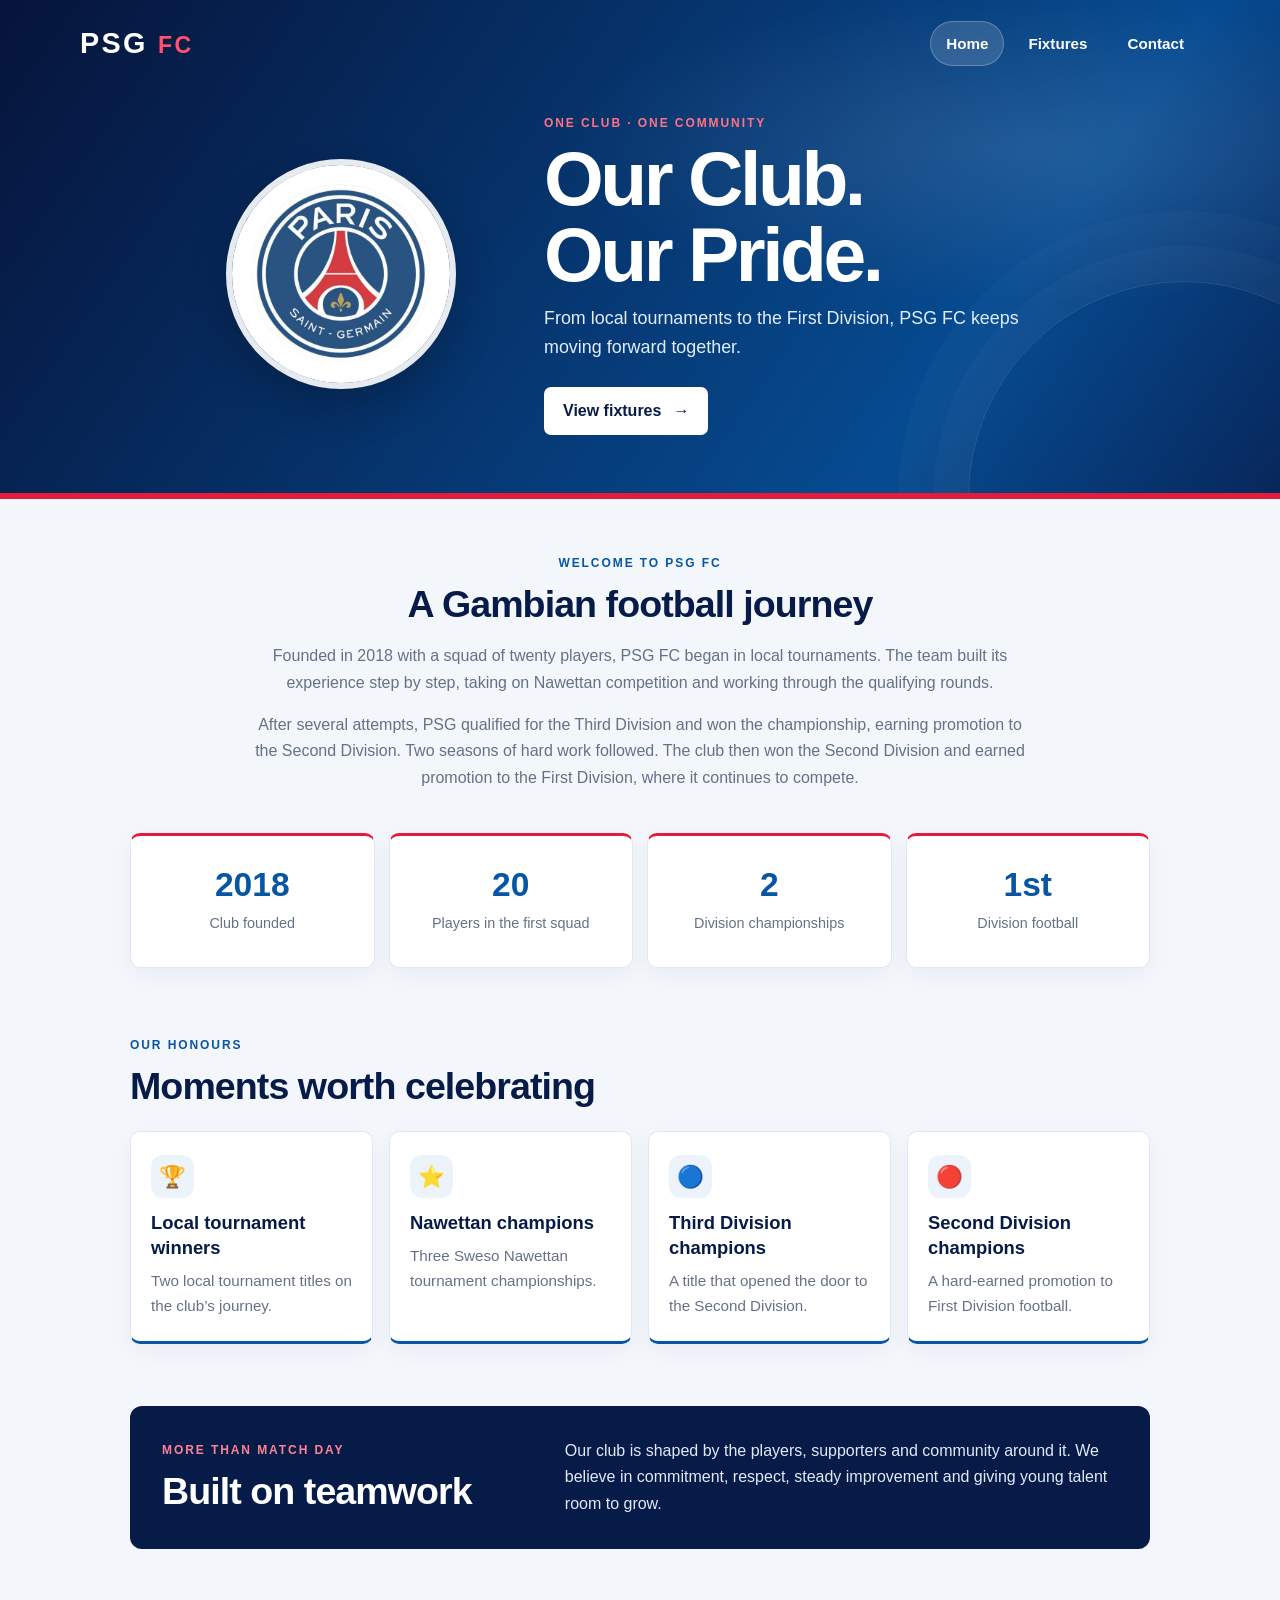
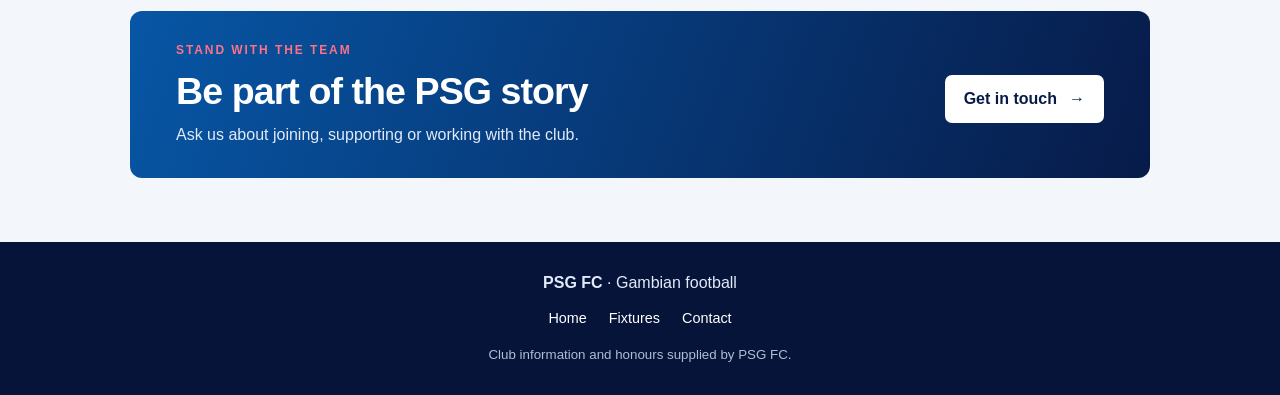
<file: index.html>
<!DOCTYPE html>
<html lang="en">

<head>
    <meta charset="UTF-8">
    <meta name="viewport" content="width=device-width, initial-scale=1.0">
    <meta name="description" content="Meet PSG FC: our story, achievements, values and community.">
    <title>PSG FC | Home</title>
    <link rel="stylesheet" href="style.css">
</head>

<body>
    <header class="site-header">
        <div class="header-top">
            <a class="logo" href="index.html" aria-label="PSG FC home">PSG <span>FC</span></a>
            <nav class="navbar" aria-label="Main navigation">
                <ul>
                    <li><a href="index.html" aria-current="page">Home</a></li>
                    <li><a href="fixtures.html">Fixtures</a></li>
                    <li><a href="contact.html">Contact</a></li>
                </ul>
            </nav>
        </div>
        <section class="hero">
            <img src="WhatsApp Image 2026-10-06 at 8.02.29 PM.jpeg" alt="PSG FC club image">
            <div class="hero-copy">
                <p class="eyebrow">ONE CLUB · ONE COMMUNITY</p>
                <h1>Our Club.<br>Our Pride.</h1>
                <p>From local tournaments to the First Division, PSG FC keeps moving forward together.</p>
                <a class="button button-light" href="fixtures.html">View fixtures <span aria-hidden="true">→</span></a>
            </div>
        </section>
    </header>

    <main class="page-content">
        <section class="intro-section">
            <p class="eyebrow eyebrow-blue">WELCOME TO PSG FC</p>
            <h2>A Gambian football journey</h2>
            <p>Founded in 2018 with a squad of twenty players, PSG FC began in local tournaments. The team built its experience step by step, taking on Nawettan competition and working through the qualifying rounds.</p>
            <p>After several attempts, PSG qualified for the Third Division and won the championship, earning promotion to the Second Division. Two seasons of hard work followed. The club then won the Second Division and earned promotion to the First Division, where it continues to compete.</p>
        </section>

        <section class="stats-grid" aria-label="Club milestones">
            <article class="stat-card"><span class="stat-number">2018</span><span class="stat-label">Club founded</span></article>
            <article class="stat-card"><span class="stat-number">20</span><span class="stat-label">Players in the first squad</span></article>
            <article class="stat-card"><span class="stat-number">2</span><span class="stat-label">Division championships</span></article>
            <article class="stat-card"><span class="stat-number">1st</span><span class="stat-label">Division football</span></article>
        </section>

        <section class="content-section">
            <div class="section-heading"><div><p class="eyebrow eyebrow-blue">OUR HONOURS</p><h2>Moments worth celebrating</h2></div></div>
            <div class="honours-grid">
                <article class="feature-card"><span class="card-icon" aria-hidden="true">🏆</span><h3>Local tournament winners</h3><p>Two local tournament titles on the club’s journey.</p></article>
                <article class="feature-card"><span class="card-icon" aria-hidden="true">⭐</span><h3>Nawettan champions</h3><p>Three Sweso Nawettan tournament championships.</p></article>
                <article class="feature-card"><span class="card-icon" aria-hidden="true">🔵</span><h3>Third Division champions</h3><p>A title that opened the door to the Second Division.</p></article>
                <article class="feature-card"><span class="card-icon" aria-hidden="true">🔴</span><h3>Second Division champions</h3><p>A hard-earned promotion to First Division football.</p></article>
            </div>
        </section>

        <section class="content-section values-section">
            <div><p class="eyebrow">MORE THAN MATCH DAY</p><h2>Built on teamwork</h2></div>
            <p>Our club is shaped by the players, supporters and community around it. We believe in commitment, respect, steady improvement and giving young talent room to grow.</p>
        </section>

        <section class="cta-banner">
            <div><p class="eyebrow">STAND WITH THE TEAM</p><h2>Be part of the PSG story</h2><p>Ask us about joining, supporting or working with the club.</p></div>
            <a class="button button-light" href="contact.html">Get in touch <span aria-hidden="true">→</span></a>
        </section>
    </main>

    <footer class="site-footer"><p><strong>PSG FC</strong> · Gambian football</p><nav aria-label="Footer navigation"><a href="index.html">Home</a><a href="fixtures.html">Fixtures</a><a href="contact.html">Contact</a></nav><small>Club information and honours supplied by PSG FC.</small></footer>
</body>
</html>
</file>
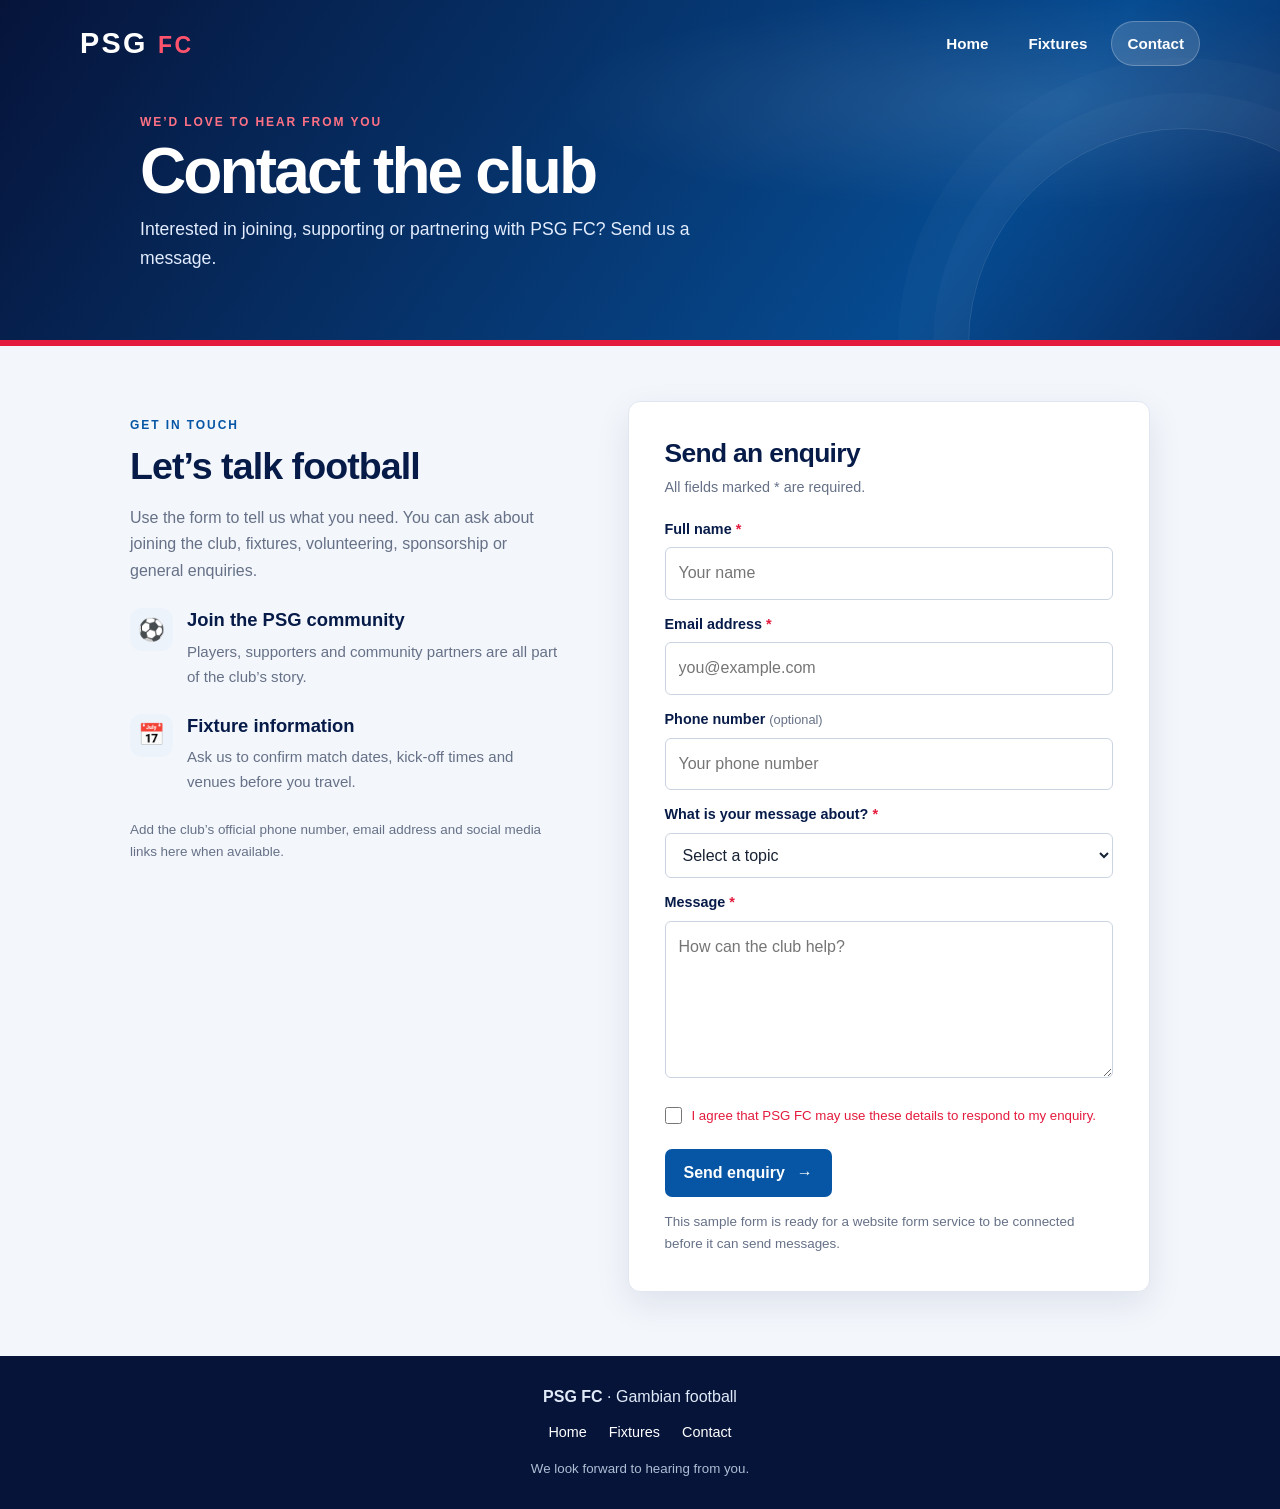
<file: contact.html>
<!DOCTYPE html>
<html lang="en">

<head>
    <meta charset="UTF-8">
    <meta name="viewport" content="width=device-width, initial-scale=1.0">
    <meta name="description" content="Contact PSG FC about joining, supporting or partnering with the club.">
    <title>PSG FC | Contact</title>
    <link rel="stylesheet" href="style.css">
</head>

<body>
    <header class="site-header page-header">
        <div class="header-top">
            <a class="logo" href="index.html" aria-label="PSG FC home">PSG <span>FC</span></a>
            <nav class="navbar" aria-label="Main navigation"><ul><li><a href="index.html">Home</a></li><li><a href="fixtures.html">Fixtures</a></li><li><a href="contact.html" aria-current="page">Contact</a></li></ul></nav>
        </div>
        <div class="page-hero"><p class="eyebrow">WE’D LOVE TO HEAR FROM YOU</p><h1>Contact the club</h1><p>Interested in joining, supporting or partnering with PSG FC? Send us a message.</p></div>
    </header>

    <main class="page-content">
        <section class="contact-layout first-section">
            <div class="contact-copy">
                <p class="eyebrow eyebrow-blue">GET IN TOUCH</p>
                <h2>Let’s talk football</h2>
                <p>Use the form to tell us what you need. You can ask about joining the club, fixtures, volunteering, sponsorship or general enquiries.</p>
                <div class="contact-note"><span class="card-icon" aria-hidden="true">⚽</span><div><h3>Join the PSG community</h3><p>Players, supporters and community partners are all part of the club’s story.</p></div></div>
                <div class="contact-note"><span class="card-icon" aria-hidden="true">📅</span><div><h3>Fixture information</h3><p>Ask us to confirm match dates, kick-off times and venues before you travel.</p></div></div>
                <p class="small-note">Add the club’s official phone number, email address and social media links here when available.</p>
            </div>
            <form class="contact-form" action="#" method="post">
                <h2>Send an enquiry</h2>
                <p class="muted">All fields marked * are required.</p>
                <label for="full-name">Full name <span aria-hidden="true">*</span></label>
                <input type="text" id="full-name" name="full-name" autocomplete="name" placeholder="Your name" required>
                <label for="email">Email address <span aria-hidden="true">*</span></label>
                <input type="email" id="email" name="email" autocomplete="email" placeholder="you@example.com" required>
                <label for="phone">Phone number <span class="optional">(optional)</span></label>
                <input type="tel" id="phone" name="phone" autocomplete="tel" placeholder="Your phone number">
                <label for="reason">What is your message about? <span aria-hidden="true">*</span></label>
                <select id="reason" name="reason" required>
                    <option value="" disabled selected>Select a topic</option>
                    <option>Joining the club</option>
                    <option>Fixtures and matchday</option>
                    <option>Volunteering</option>
                    <option>Sponsorship or partnership</option>
                    <option>General enquiry</option>
                </select>
                <label for="message">Message <span aria-hidden="true">*</span></label>
                <textarea id="message" name="message" rows="5" placeholder="How can the club help?" required></textarea>
                <label class="checkbox-label"><input type="checkbox" name="contact-consent" required><span>I agree that PSG FC may use these details to respond to my enquiry.</span></label>
                <button class="button" type="submit">Send enquiry <span aria-hidden="true">→</span></button>
                <p class="form-note">This sample form is ready for a website form service to be connected before it can send messages.</p>
            </form>
        </section>
    </main>

    <footer class="site-footer"><p><strong>PSG FC</strong> · Gambian football</p><nav aria-label="Footer navigation"><a href="index.html">Home</a><a href="fixtures.html">Fixtures</a><a href="contact.html">Contact</a></nav><small>We look forward to hearing from you.</small></footer>
</body>
</html>
</file>
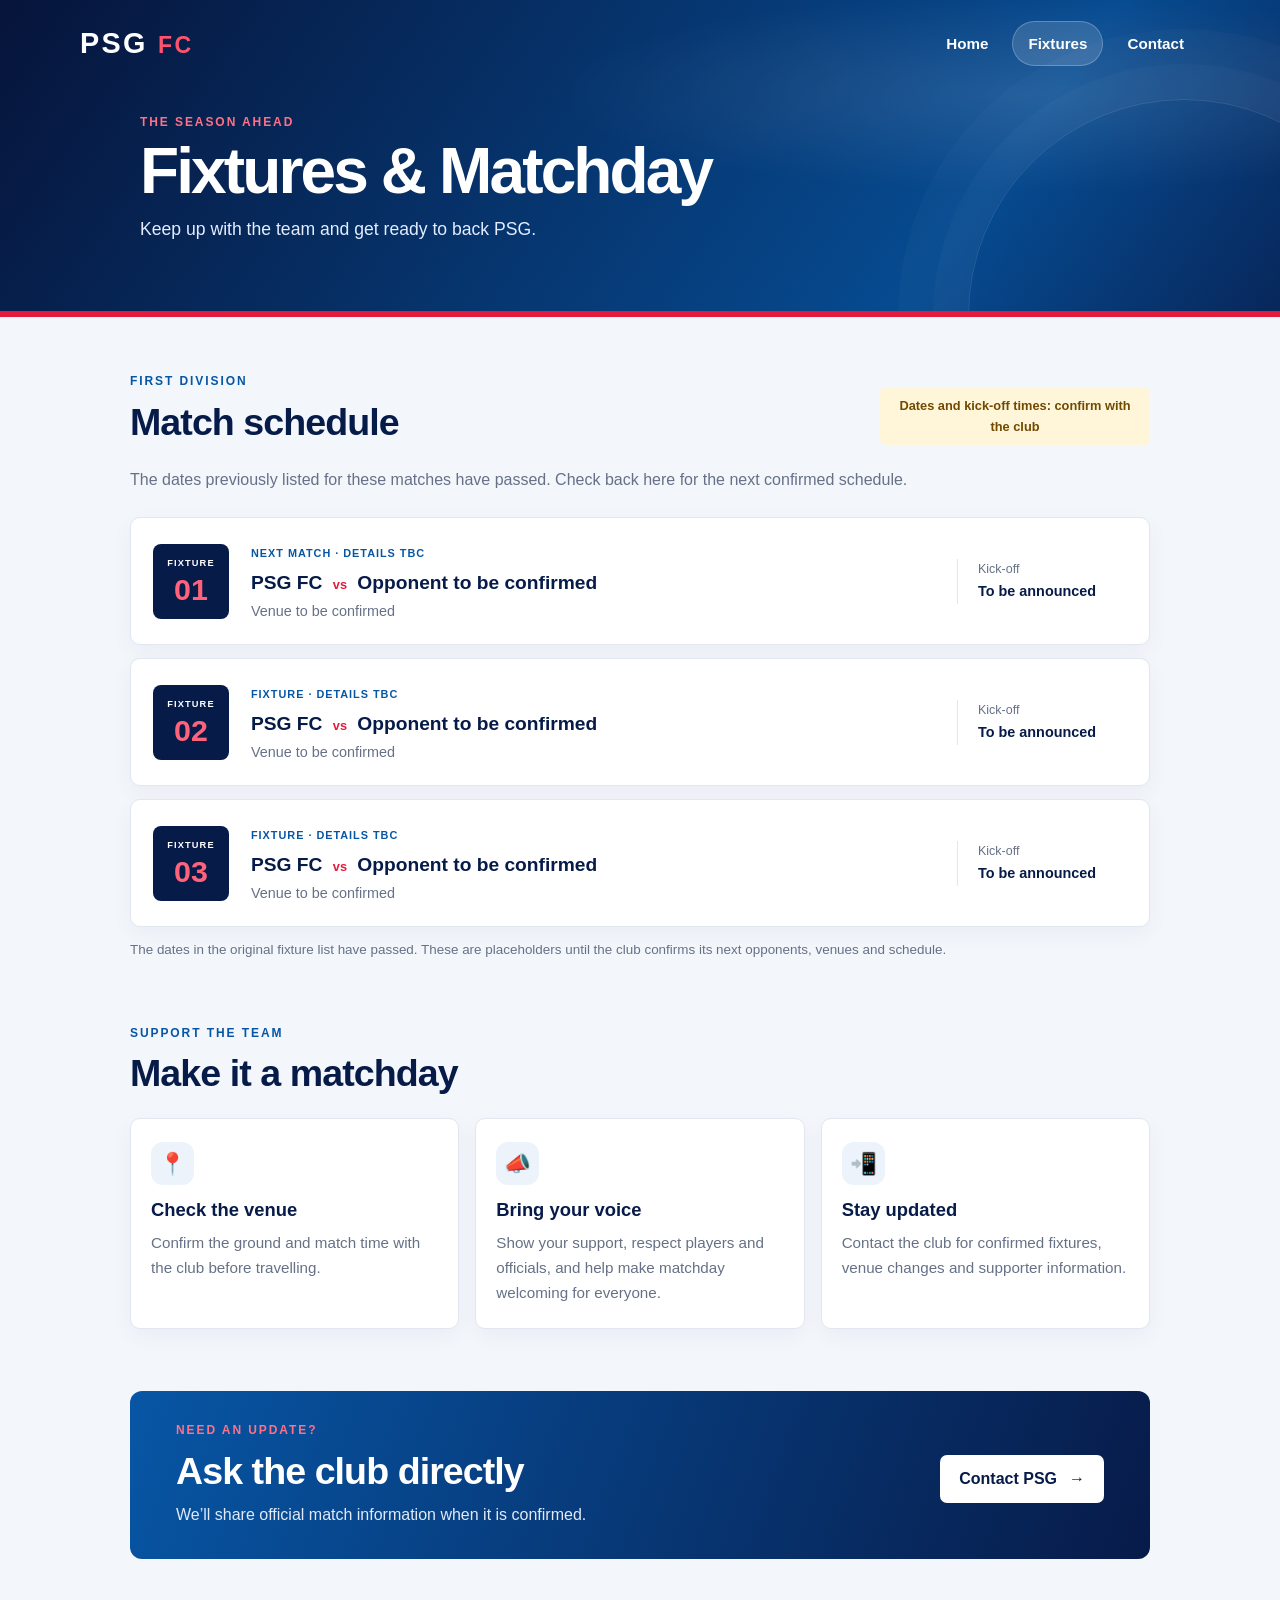
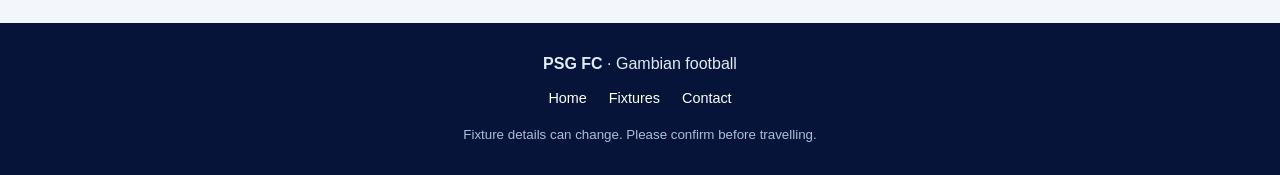
<file: fixtures.html>
<!DOCTYPE html>
<html lang="en">

<head>
    <meta charset="UTF-8">
    <meta name="viewport" content="width=device-width, initial-scale=1.0">
    <meta name="description" content="PSG FC fixture list, matchday information and season updates.">
    <title>PSG FC | Fixtures</title>
    <link rel="stylesheet" href="style.css">
</head>

<body>
    <header class="site-header page-header">
        <div class="header-top">
            <a class="logo" href="index.html" aria-label="PSG FC home">PSG <span>FC</span></a>
            <nav class="navbar" aria-label="Main navigation"><ul><li><a href="index.html">Home</a></li><li><a href="fixtures.html" aria-current="page">Fixtures</a></li><li><a href="contact.html">Contact</a></li></ul></nav>
        </div>
        <div class="page-hero"><p class="eyebrow">THE SEASON AHEAD</p><h1>Fixtures &amp; Matchday</h1><p>Keep up with the team and get ready to back PSG.</p></div>
    </header>

    <main class="page-content">
        <section class="content-section first-section">
            <div class="section-heading"><div><p class="eyebrow eyebrow-blue">FIRST DIVISION</p><h2>Match schedule</h2></div><span class="update-tag">Dates and kick-off times: confirm with the club</span></div>
            <p class="muted">The dates previously listed for these matches have passed. Check back here for the next confirmed schedule.</p>
            <div class="fixture-list">
                <article class="fixture-card">
                    <div class="matchday"><span>FIXTURE</span><strong>01</strong></div>
                    <div class="match-info"><span class="match-status">NEXT MATCH · DETAILS TBC</span><h3>PSG FC <span>vs</span> Opponent to be confirmed</h3><p>Venue to be confirmed</p></div>
                    <div class="match-meta"><span>Kick-off</span><strong>To be announced</strong></div>
                </article>
                <article class="fixture-card">
                    <div class="matchday"><span>FIXTURE</span><strong>02</strong></div>
                    <div class="match-info"><span class="match-status">FIXTURE · DETAILS TBC</span><h3>PSG FC <span>vs</span> Opponent to be confirmed</h3><p>Venue to be confirmed</p></div>
                    <div class="match-meta"><span>Kick-off</span><strong>To be announced</strong></div>
                </article>
                <article class="fixture-card">
                    <div class="matchday"><span>FIXTURE</span><strong>03</strong></div>
                    <div class="match-info"><span class="match-status">FIXTURE · DETAILS TBC</span><h3>PSG FC <span>vs</span> Opponent to be confirmed</h3><p>Venue to be confirmed</p></div>
                    <div class="match-meta"><span>Kick-off</span><strong>To be announced</strong></div>
                </article>
            </div>
            <p class="small-note">The dates in the original fixture list have passed. These are placeholders until the club confirms its next opponents, venues and schedule.</p>
        </section>

        <section class="content-section">
            <div class="section-heading"><div><p class="eyebrow eyebrow-blue">SUPPORT THE TEAM</p><h2>Make it a matchday</h2></div></div>
            <div class="info-grid">
                <article class="info-card"><span class="card-icon" aria-hidden="true">📍</span><h3>Check the venue</h3><p>Confirm the ground and match time with the club before travelling.</p></article>
                <article class="info-card"><span class="card-icon" aria-hidden="true">📣</span><h3>Bring your voice</h3><p>Show your support, respect players and officials, and help make matchday welcoming for everyone.</p></article>
                <article class="info-card"><span class="card-icon" aria-hidden="true">📲</span><h3>Stay updated</h3><p>Contact the club for confirmed fixtures, venue changes and supporter information.</p></article>
            </div>
        </section>

        <section class="cta-banner"><div><p class="eyebrow">NEED AN UPDATE?</p><h2>Ask the club directly</h2><p>We’ll share official match information when it is confirmed.</p></div><a class="button button-light" href="contact.html">Contact PSG <span aria-hidden="true">→</span></a></section>
    </main>

    <footer class="site-footer"><p><strong>PSG FC</strong> · Gambian football</p><nav aria-label="Footer navigation"><a href="index.html">Home</a><a href="fixtures.html">Fixtures</a><a href="contact.html">Contact</a></nav><small>Fixture details can change. Please confirm before travelling.</small></footer>
</body>
</html>
</file>
<file: style.css>
:root {
    --navy: #071b49;
    --blue: #0756a5;
    --red: #e41b3d;
    --ink: #182235;
    --muted: #667187;
    --line: #e1e7f0;
    --surface: #fff;
    --background: #f3f6fb;
    --shadow: 0 12px 35px rgba(7, 27, 73, .09);
}

* { box-sizing: border-box; }
html { scroll-behavior: smooth; }
body { margin: 0; color: var(--ink); background: var(--background); font-family: Arial, Helvetica, sans-serif; line-height: 1.65; }
a { color: inherit; }

.site-header { position: relative; overflow: hidden; padding: 20px clamp(20px, 6vw, 88px) 58px; color: white; background: radial-gradient(ellipse at 80% 30%, rgba(255,255,255,.11), transparent 32%), linear-gradient(125deg, #06143a, #064b91 75%, #08275b); border-bottom: 6px solid var(--red); }
.site-header::after { position: absolute; right: -120px; bottom: -220px; width: 430px; height: 430px; border: 1px solid rgba(255,255,255,.12); border-radius: 50%; content: ""; box-shadow: 0 0 0 35px rgba(255,255,255,.025), 0 0 0 70px rgba(255,255,255,.02); pointer-events: none; }
.header-top { position: relative; z-index: 1; max-width: 1120px; margin: 0 auto 46px; display: flex; align-items: center; justify-content: space-between; gap: 24px; }
.logo { color: white; font-size: 1.8rem; font-weight: 900; letter-spacing: .08em; text-decoration: none; }
.logo span { color: #ff536d; font-size: .8em; }
.navbar ul { display: flex; flex-wrap: wrap; gap: 8px; margin: 0; padding: 0; list-style: none; }
.navbar a { display: block; padding: 9px 15px; border: 1px solid transparent; border-radius: 99px; color: white; font-size: .95rem; font-weight: 700; text-decoration: none; transition: background .2s, border-color .2s; }
.navbar a:hover, .navbar a:focus-visible, .navbar a[aria-current="page"] { border-color: rgba(255,255,255,.24); background: rgba(255,255,255,.14); outline: none; }
.hero { position: relative; z-index: 1; max-width: 1000px; min-height: 315px; margin: 0 auto; display: flex; align-items: center; justify-content: center; gap: clamp(28px, 7vw, 88px); }
.hero img { width: clamp(145px, 22vw, 230px); height: clamp(145px, 22vw, 230px); object-fit: cover; border: 6px solid rgba(255,255,255,.9); border-radius: 50%; box-shadow: 0 18px 40px rgba(0,0,0,.22); }
.hero-copy { max-width: 560px; }
.hero h1, .page-hero h1 { margin: 8px 0 12px; color: white; font-size: clamp(2.8rem, 6vw, 5rem); font-weight: 900; letter-spacing: -.045em; line-height: .98; }
.hero-copy > p:not(.eyebrow) { max-width: 510px; color: #e3edff; font-size: 1.12rem; }
.eyebrow { margin: 0 0 8px; color: #ff7185; font-size: .75rem; font-weight: 800; letter-spacing: .16em; }
.eyebrow-blue { color: var(--blue); }
.button { display: inline-flex; align-items: center; justify-content: center; gap: 12px; min-height: 46px; padding: 11px 19px; color: white; background: var(--blue); border: 0; border-radius: 7px; font: inherit; font-weight: 800; text-decoration: none; cursor: pointer; transition: transform .18s, background .18s; }
.button:hover { transform: translateY(-2px); background: var(--navy); }
.button-light { margin-top: 8px; color: var(--navy); background: white; }
.button-light:hover { color: white; }
.page-header { padding-bottom: 52px; }
.page-header .header-top { margin-bottom: 30px; }
.page-hero { position: relative; z-index: 1; max-width: 1000px; margin: 0 auto; padding: 15px 0; }
.page-hero h1 { font-size: clamp(2.5rem, 5vw, 4rem); }
.page-hero > p:last-child { max-width: 620px; margin: 0; color: #e3edff; font-size: 1.1rem; }

.page-content { width: min(100% - 36px, 1020px); margin: 0 auto; padding: 55px 0 64px; }
.intro-section { max-width: 790px; margin: 0 auto 42px; text-align: center; }
h2 { margin: 0 0 16px; color: var(--navy); font-size: clamp(1.65rem, 3vw, 2.35rem); letter-spacing: -.025em; line-height: 1.2; }
h3 { margin: 0 0 7px; color: var(--navy); font-size: 1.15rem; line-height: 1.35; }
p { margin: 0 0 16px; }
.intro-section p:not(.eyebrow), .muted { color: var(--muted); }
.stats-grid { display: grid; grid-template-columns: repeat(4, 1fr); gap: 14px; margin: 34px 0 68px; }
.stat-card { min-height: 135px; padding: 23px 16px; display: flex; flex-direction: column; align-items: center; justify-content: center; background: white; border: 1px solid var(--line); border-top: 3px solid var(--red); border-radius: 10px; box-shadow: 0 7px 22px rgba(7,27,73,.045); text-align: center; }
.stat-number { color: var(--blue); font-size: 2.1rem; font-weight: 900; line-height: 1.1; }
.stat-label { margin-top: 8px; color: var(--muted); font-size: .9rem; }
.content-section { margin: 0 0 62px; }
.section-heading { margin-bottom: 22px; display: flex; align-items: end; justify-content: space-between; gap: 20px; }
.section-heading h2 { margin-bottom: 0; }
.honours-grid, .info-grid { display: grid; grid-template-columns: repeat(4, 1fr); gap: 16px; }
.feature-card, .info-card { padding: 23px 20px; background: white; border: 1px solid var(--line); border-radius: 10px; box-shadow: 0 7px 22px rgba(7,27,73,.045); }
.feature-card { border-bottom: 3px solid var(--blue); }
.feature-card p, .info-card p { margin: 0; color: var(--muted); font-size: .95rem; }
.card-icon { display: inline-grid; width: 43px; height: 43px; margin-bottom: 13px; place-items: center; background: #edf3fb; border-radius: 12px; font-size: 1.35rem; }
.values-section { padding: 32px; display: grid; grid-template-columns: .8fr 1.2fr; align-items: center; gap: 34px; background: var(--navy); border-radius: 12px; color: white; }
.values-section h2 { margin: 0; color: white; }
.values-section .eyebrow { color: #ff8293; }
.values-section > p { margin: 0; color: #e2eaf8; }
.cta-banner { padding: 30px clamp(24px, 5vw, 46px); display: flex; align-items: center; justify-content: space-between; gap: 24px; color: white; background: linear-gradient(110deg, var(--blue), var(--navy)); border-radius: 12px; }
.cta-banner h2 { margin-bottom: 8px; color: white; }
.cta-banner p:not(.eyebrow) { margin: 0; color: #e2eaf8; }
.cta-banner .button { flex-shrink: 0; }

.first-section { margin-top: 0; }
.update-tag { max-width: 270px; padding: 8px 12px; color: #714a00; background: #fff5d8; border-radius: 6px; font-size: .8rem; font-weight: 700; text-align: center; }
.fixture-list { display: grid; gap: 13px; margin: 24px 0 12px; }
.fixture-card { min-height: 128px; padding: 18px 22px; display: grid; grid-template-columns: 76px 1fr 170px; align-items: center; gap: 22px; background: white; border: 1px solid var(--line); border-radius: 10px; box-shadow: 0 7px 22px rgba(7,27,73,.045); }
.matchday { min-height: 75px; display: flex; flex-direction: column; align-items: center; justify-content: center; color: white; background: var(--navy); border-radius: 8px; }
.matchday span { font-size: .58rem; font-weight: 800; letter-spacing: .12em; }
.matchday strong { color: #ff637b; font-size: 1.9rem; line-height: 1.15; }
.match-status { color: var(--blue); font-size: .68rem; font-weight: 900; letter-spacing: .09em; }
.match-info h3 { margin: 4px 0; font-size: 1.2rem; }
.match-info h3 span { padding: 0 5px; color: var(--red); font-size: .8rem; }
.match-info p { margin: 0; color: var(--muted); font-size: .9rem; }
.match-meta { padding-left: 20px; border-left: 1px solid var(--line); }
.match-meta span, .match-meta strong { display: block; }
.match-meta span { color: var(--muted); font-size: .78rem; }
.match-meta strong { color: var(--navy); font-size: .9rem; }
.small-note, .form-note { color: var(--muted); font-size: .84rem; }
.info-grid { grid-template-columns: repeat(3, 1fr); }

.contact-layout { display: grid; grid-template-columns: .9fr 1.1fr; align-items: start; gap: clamp(30px, 6vw, 70px); }
.contact-copy { padding: 15px 0; }
.contact-copy > p:not(.eyebrow) { color: var(--muted); }
.contact-note { margin: 24px 0; display: flex; align-items: flex-start; gap: 14px; }
.contact-note .card-icon { flex-shrink: 0; margin: 0; }
.contact-note p { margin: 0; color: var(--muted); font-size: .94rem; }
.contact-form { padding: clamp(22px, 4vw, 36px); background: white; border: 1px solid var(--line); border-radius: 12px; box-shadow: var(--shadow); }
.contact-form h2 { margin-bottom: 6px; font-size: 1.65rem; }
.contact-form .muted { margin-bottom: 18px; font-size: .9rem; }
.contact-form label { display: block; margin: 13px 0 6px; color: var(--navy); font-size: .9rem; font-weight: 800; }
.contact-form label > span:not(.optional) { color: var(--red); }
.optional { color: var(--muted); font-size: .8rem; font-weight: 400; }
.contact-form input:not([type="checkbox"]), .contact-form select, .contact-form textarea { width: 100%; padding: 12px 13px; color: var(--ink); background: white; border: 1px solid #cbd4e1; border-radius: 6px; font: inherit; }
.contact-form textarea { resize: vertical; }
.contact-form input:focus, .contact-form select:focus, .contact-form textarea:focus { border-color: var(--blue); outline: 3px solid rgba(7,86,165,.13); }
.checkbox-label { display: flex !important; align-items: flex-start; gap: 10px; margin: 18px 0 !important; color: var(--muted) !important; font-size: .83rem !important; font-weight: 400 !important; }
.checkbox-label input { width: 17px; height: 17px; margin: 2px 0 0; flex: 0 0 auto; accent-color: var(--blue); }
.contact-form .button { margin-top: 4px; }
.form-note { margin: 14px 0 0; }

.site-footer { padding: 28px 18px; color: #e1eaf8; background: #06143a; text-align: center; }
.site-footer p { margin: 0 0 10px; }
.site-footer nav { margin-bottom: 10px; display: flex; justify-content: center; gap: 22px; }
.site-footer a { color: white; font-size: .9rem; text-decoration: none; }
.site-footer a:hover { text-decoration: underline; }
.site-footer small { color: #afbdd4; }

@media (max-width: 760px) {
    .site-header { padding-bottom: 40px; }
    .header-top { margin-bottom: 28px; }
    .hero { min-height: 260px; gap: 28px; }
    .stats-grid { grid-template-columns: repeat(2, 1fr); }
    .honours-grid { grid-template-columns: repeat(2, 1fr); }
    .fixture-card { grid-template-columns: 64px 1fr; gap: 16px; }
    .match-meta { grid-column: 2; padding: 0; border: 0; }
    .contact-layout { grid-template-columns: 1fr; }
}
@media (max-width: 540px) {
    .header-top { flex-direction: column; gap: 10px; }
    .navbar ul { justify-content: center; gap: 1px; }
    .navbar a { padding: 8px 11px; }
    .hero { flex-direction: column; gap: 20px; padding: 8px 0 12px; text-align: center; }
    .hero-copy > p:not(.eyebrow) { font-size: 1rem; }
    .hero h1 { font-size: 3.3rem; }
    .page-hero { text-align: center; }
    .page-hero h1 { font-size: 2.7rem; }
    .page-content { width: min(100% - 28px, 1020px); padding: 38px 0 45px; }
    .stats-grid { gap: 10px; margin: 28px 0 48px; }
    .stat-card { min-height: 115px; padding: 15px 9px; }
    .stat-number { font-size: 1.8rem; }
    .honours-grid, .info-grid { grid-template-columns: 1fr; }
    .section-heading { align-items: flex-start; flex-direction: column; }
    .update-tag { max-width: none; }
    .fixture-card { padding: 14px; grid-template-columns: 54px 1fr; gap: 12px; }
    .matchday { min-height: 65px; }
    .match-info h3 { font-size: 1rem; }
    .values-section { padding: 24px; grid-template-columns: 1fr; gap: 14px; }
    .cta-banner { align-items: flex-start; flex-direction: column; }
}
</file>
